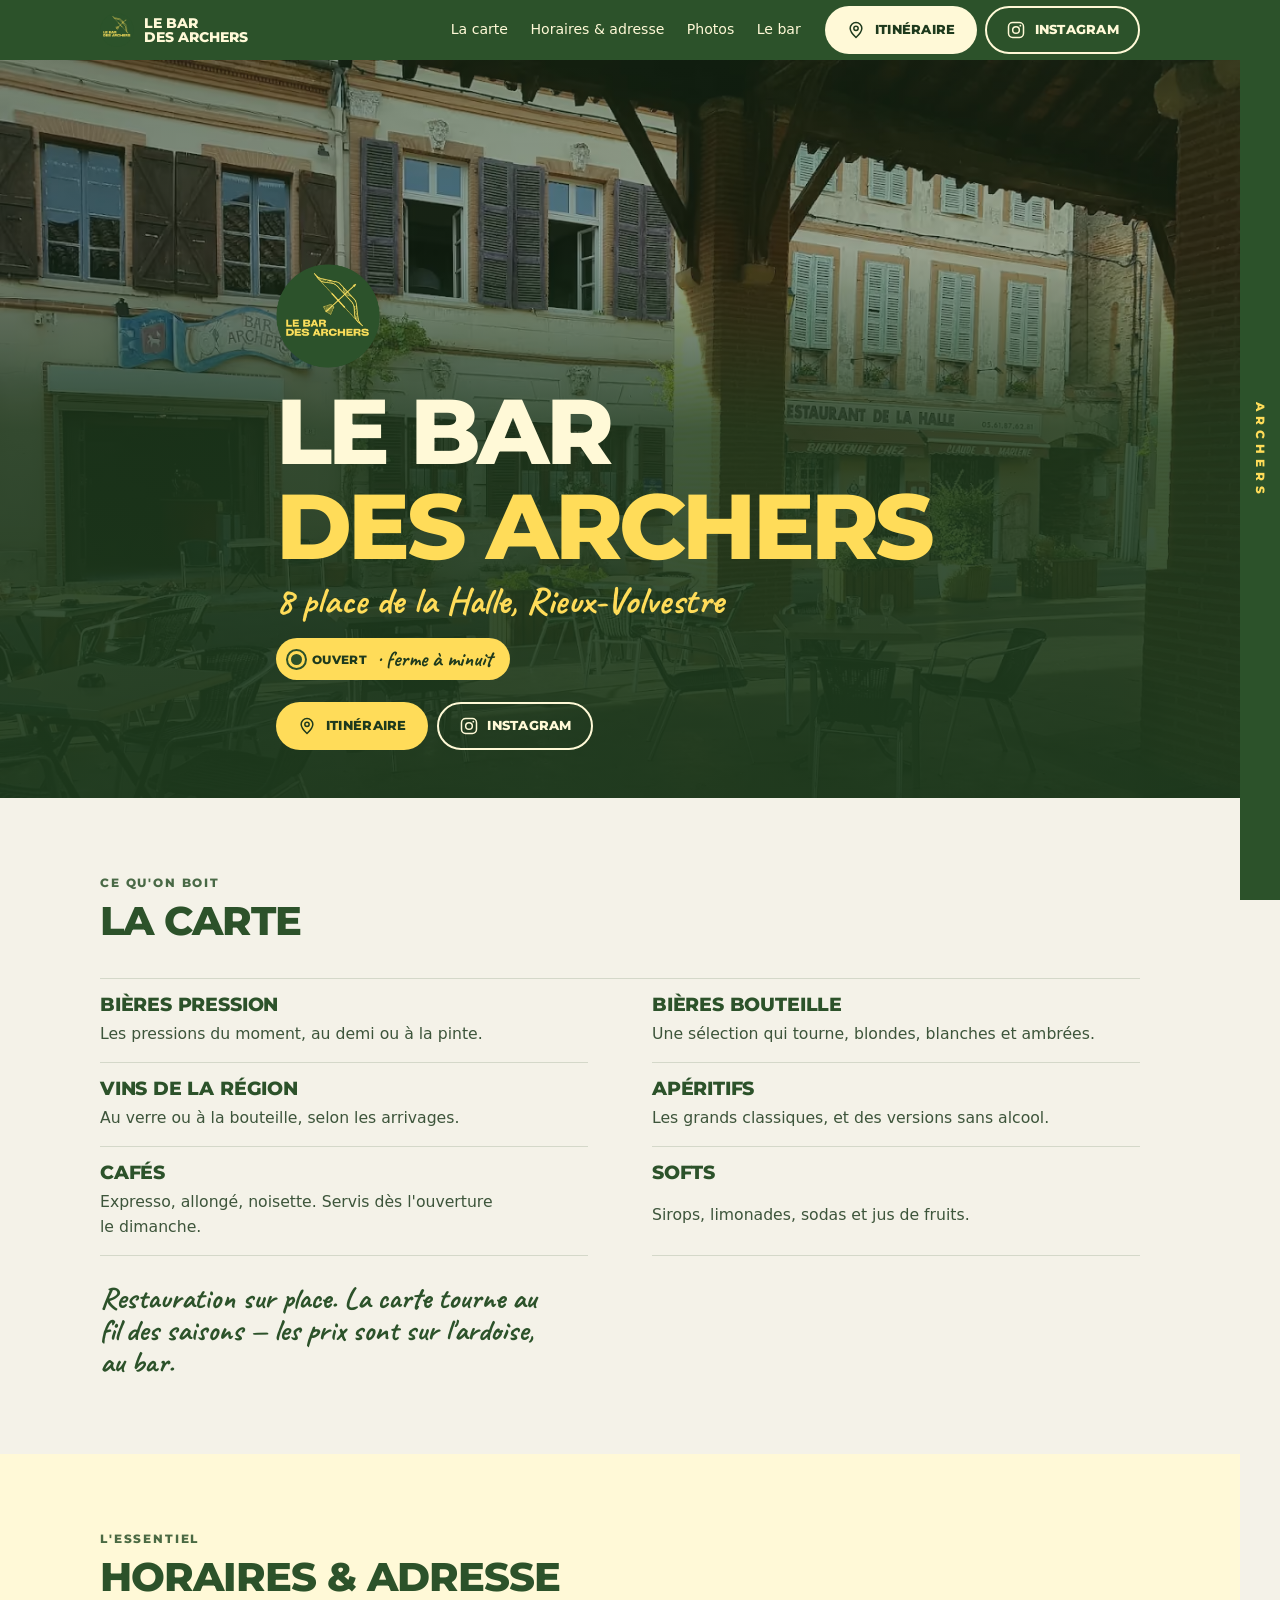
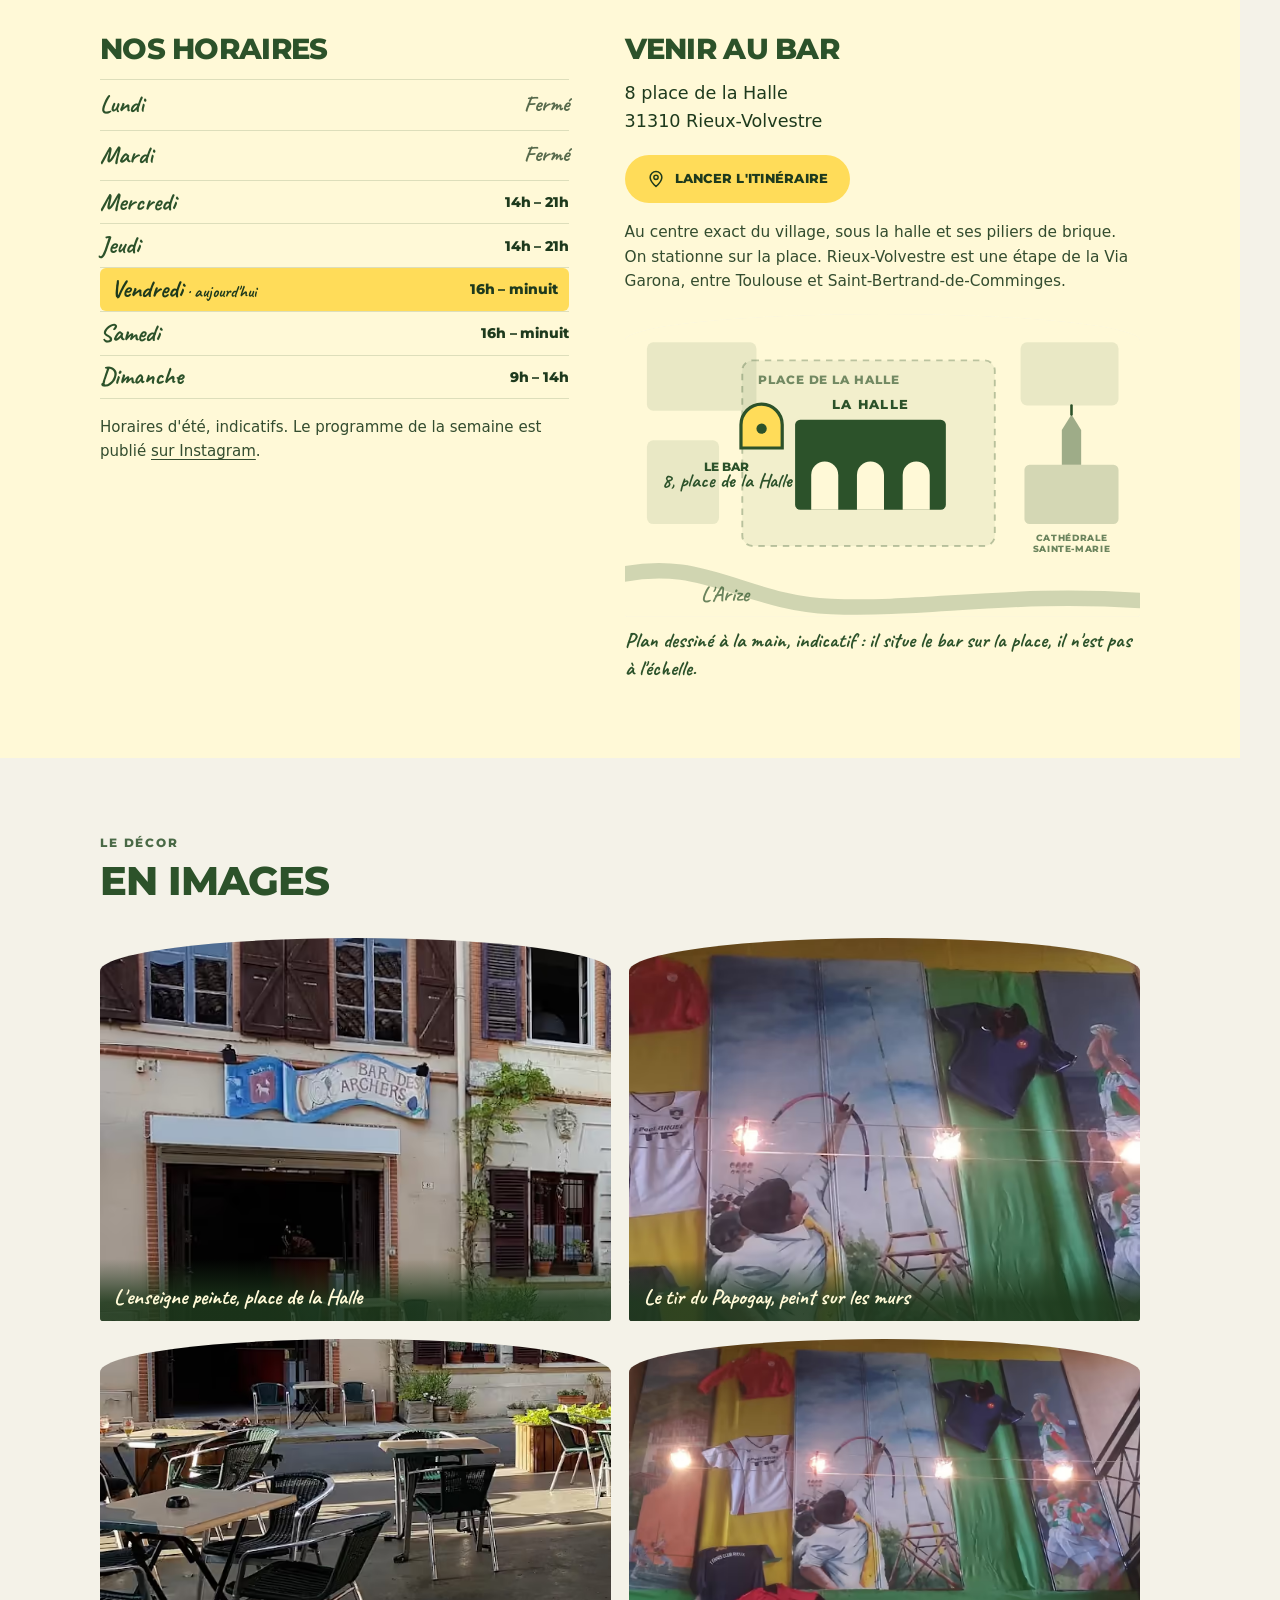
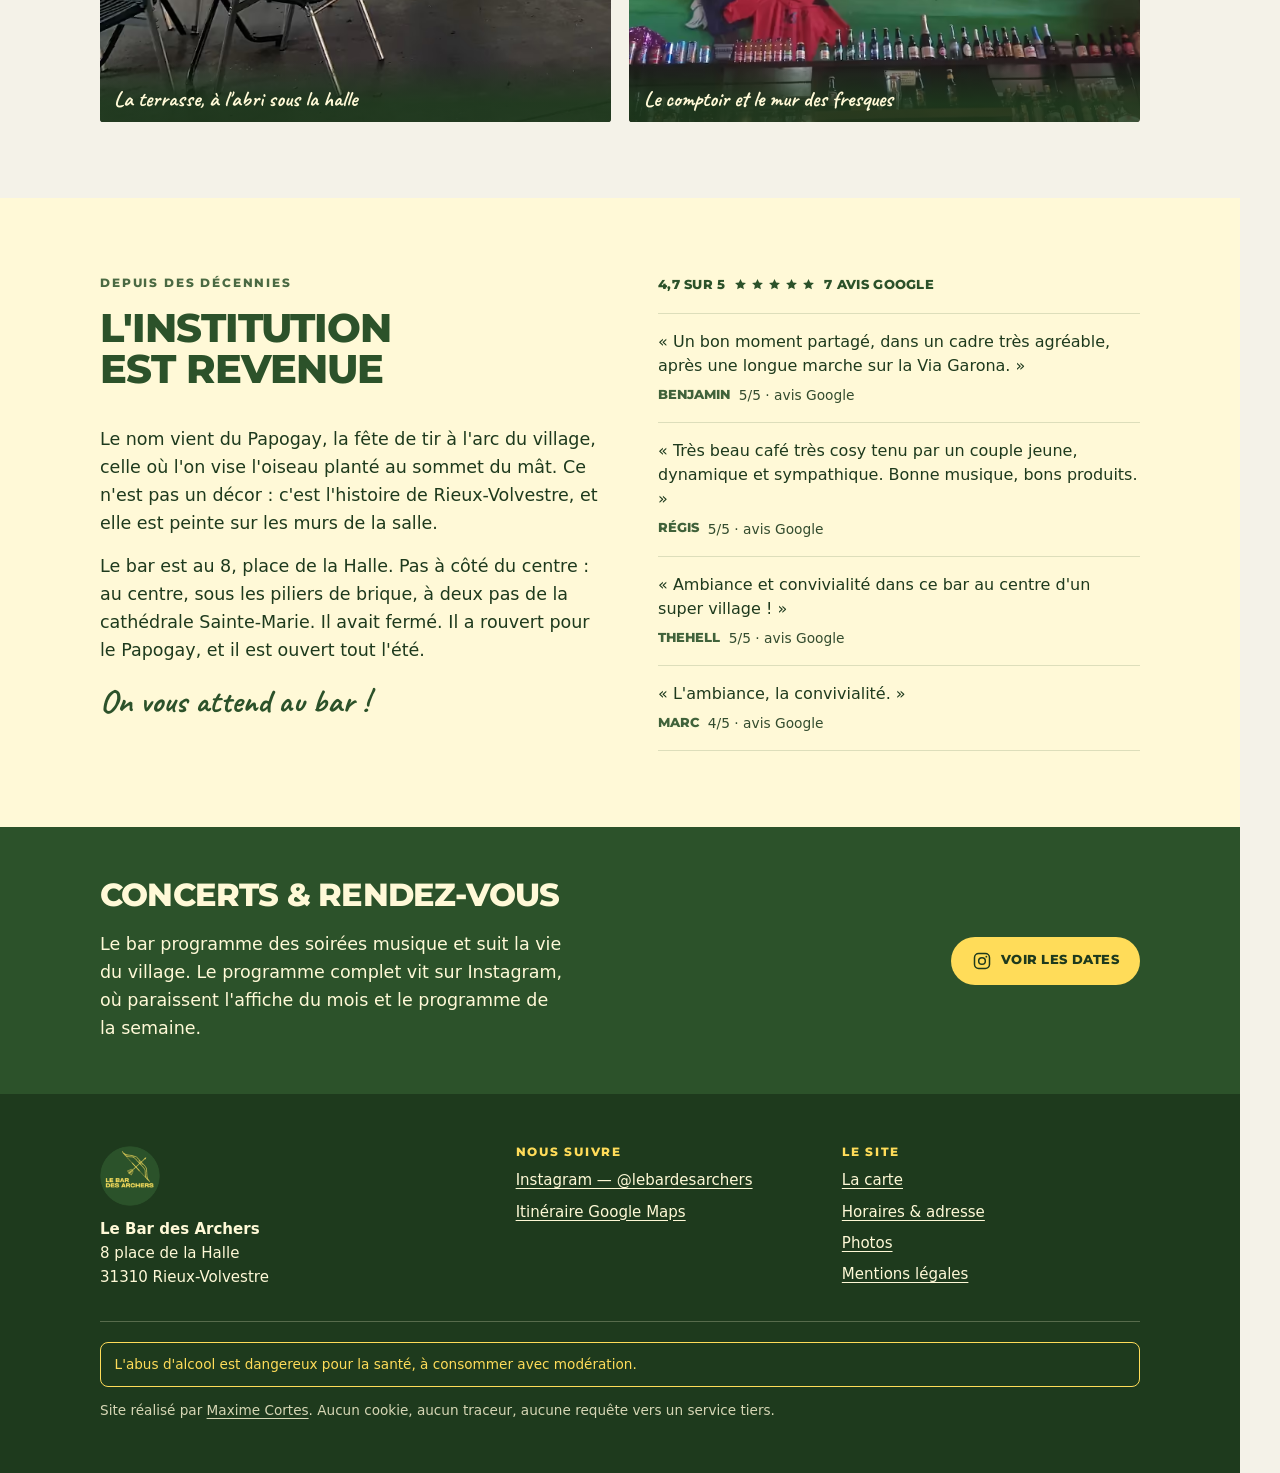
<file: index.html>
<!DOCTYPE html>
<html lang="fr">
<head>
<meta charset="utf-8">
<meta name="viewport" content="width=device-width, initial-scale=1, viewport-fit=cover">
<title>Le Bar des Archers — bar de village à Rieux-Volvestre (31)</title>
<meta name="description" content="Le Bar des Archers, 8 place de la Halle à Rieux-Volvestre : horaires d'été, la carte, restauration sur place, la terrasse sous la halle et l'itinéraire.">
<link rel="canonical" href="https://mxcrts.github.io/BarArcher/">
<meta name="theme-color" content="#2C522A">
<meta name="robots" content="index, follow">

<meta property="og:type" content="business.business">
<meta property="og:locale" content="fr_FR">
<meta property="og:site_name" content="Le Bar des Archers">
<meta property="og:title" content="Le Bar des Archers — bar de village à Rieux-Volvestre">
<meta property="og:description" content="Sur la place de la Halle, au centre du village. Horaires, carte, restauration sur place, terrasse sous la halle.">
<meta property="og:url" content="https://mxcrts.github.io/BarArcher/">
<meta property="og:image" content="https://mxcrts.github.io/BarArcher/assets/photos/hero-terrasse-halle-1360.jpg">
<meta property="og:image:width" content="1360">
<meta property="og:image:height" content="1020">
<meta property="og:image:alt" content="La terrasse du Bar des Archers sous la halle de Rieux-Volvestre.">
<meta name="twitter:card" content="summary_large_image">

<link rel="icon" href="assets/icons/icon-32.png" sizes="32x32" type="image/png">
<link rel="apple-touch-icon" href="assets/icons/icon-180.png">
<link rel="manifest" href="site.webmanifest">

<link rel="preload" href="assets/fonts/montserrat-800-latin.woff2" as="font" type="font/woff2" crossorigin>
<link rel="preload" as="image" type="image/avif" fetchpriority="high"
      imagesrcset="assets/photos/hero-terrasse-halle-640.avif 640w, assets/photos/hero-terrasse-halle-960.avif 960w, assets/photos/hero-terrasse-halle-1360.avif 1360w"
      imagesizes="(min-width: 62em) calc(100vw - 2.5rem), 100vw">

<!-- CSS critique du hero, inliné : premier rendu sans attendre la feuille externe -->
<style>
:root{--vert:#2c522a;--encre:#1e3a1d;--jaune:#ffdc59;--creme:#fff9d7;--papier:#f4f2e8;--display:"Montserrat","Segoe UI",system-ui,sans-serif;--accent:"Caveat","Segoe UI",system-ui,sans-serif;--gouttiere:clamp(1.15rem,.55rem + 2.8vw,2.5rem);--large:70rem;--bande-l:0px;--barre-h:0px}
*,*::before,*::after{box-sizing:border-box}
body{margin:0;padding-right:var(--bande-l);background:var(--papier);color:var(--encre);font-family:system-ui,-apple-system,"Segoe UI",Roboto,"Helvetica Neue",Arial,sans-serif;font-size:clamp(1rem,.95rem + .24vw,1.0938rem);line-height:1.6}
img,svg,picture{display:block;max-width:100%}img{height:auto}
h1{font-family:var(--display);font-weight:800;text-transform:uppercase;letter-spacing:-.04em;line-height:1.03;margin:0}
.enveloppe{width:100%;max-width:var(--large);margin-inline:auto;padding-inline:var(--gouttiere)}
.hero{position:relative;min-height:82dvh;display:grid;align-items:end;isolation:isolate;background:var(--encre);color:var(--creme);padding-top:max(2rem,env(safe-area-inset-top,0px));padding-bottom:calc(3rem + var(--barre-h));overflow:hidden}
.hero__fond{position:absolute;inset:0;z-index:-2}
.hero__fond img{width:100%;height:100%;object-fit:cover;object-position:50% 40%}
.hero__voile{position:absolute;inset:0;z-index:-1;background:linear-gradient(180deg,rgb(30 58 29/.5) 0%,rgb(30 58 29/.42) 26%,rgb(30 58 29/.84) 50%,rgb(30 58 29/.94) 100%)}
.hero__contenu{display:grid;justify-items:start;gap:1rem}
.hero__logo{width:clamp(76px,17vw,104px);height:clamp(76px,17vw,104px);border-radius:50%}
.hero h1{font-size:clamp(2.4rem,1rem + 9.2vw,5.75rem)}
.hero h1 .lig{display:block}.hero h1 .lig--jaune{color:var(--jaune)}
.hero__signature{font-family:var(--accent);font-size:clamp(1.4rem,1.05rem + 1.9vw,2rem);line-height:1.15;color:var(--jaune);margin:-.4rem 0 .15rem}
.hero__actions{display:flex;flex-wrap:wrap;gap:.6rem;margin-top:.35rem}
.badge{display:inline-flex;align-items:center;gap:.6rem;padding:.6rem 1.15rem .6rem .95rem;border-radius:999px;background:var(--creme);color:var(--encre);font-size:.98rem;line-height:1.25;max-width:100%;text-decoration:none}
.badge__point{width:11px;height:11px;border-radius:50%;background:var(--encre);flex:0 0 auto;position:relative}
.badge__etat{font-family:var(--display);text-transform:uppercase;font-size:.78rem;letter-spacing:.03em}
.badge__detail{font-family:var(--accent);font-size:1.15rem}.badge__detail::before{content:"· "}
.bouton{display:inline-flex;align-items:center;justify-content:center;gap:.55rem;min-height:48px;padding:.7rem 1.2rem;border:2px solid transparent;border-radius:999px;background:var(--jaune);color:var(--encre);font-family:var(--display);font-size:.8rem;letter-spacing:.02em;text-transform:uppercase;text-decoration:none}
.bouton--fantome{background:transparent;border-color:currentColor;color:inherit}
.ico{width:20px;height:20px;flex:0 0 auto}
@media (min-width:62em){:root{--bande-l:2.5rem}}
@media (max-width:61.99em){:root{--barre-h:4.5rem}}
</style>
<link rel="stylesheet" href="assets/css/style.css">
<script>document.documentElement.className += " js";</script>
</head>

<body>
<a class="evitement" href="#contenu">Aller au contenu</a>

<!-- Icônes dessinées à la main, réutilisées via <use>. Aucune bibliothèque. -->
<svg class="sprite" aria-hidden="true" xmlns="http://www.w3.org/2000/svg"><defs>
<symbol id="i-etoile" viewBox="0 0 24 24" fill="currentColor"><path d="m12 3 2.6 5.6 6.1.8-4.5 4.2 1.2 6L12 16.7 6.6 19.6l1.2-6L3.3 9.4l6.1-.8Z"/></symbol>
<symbol id="i-pin" viewBox="0 0 24 24" fill="none" stroke="currentColor" stroke-width="1.8" stroke-linecap="round" stroke-linejoin="round"><path d="M12 21s7-6.2 7-11a7 7 0 1 0-14 0c0 4.8 7 11 7 11Z"/><circle cx="12" cy="10" r="2.6"/></symbol>
<symbol id="i-insta" viewBox="0 0 24 24" fill="none" stroke="currentColor" stroke-width="1.8" stroke-linecap="round" stroke-linejoin="round"><rect x="3" y="3" width="18" height="18" rx="5"/><circle cx="12" cy="12" r="4"/><circle cx="17.2" cy="6.8" r="1.1" fill="currentColor" stroke="none"/></symbol>
<symbol id="i-croix" viewBox="0 0 24 24" fill="none" stroke="currentColor" stroke-width="2" stroke-linecap="round"><path d="m6 6 12 12M18 6 6 18"/></symbol>
<symbol id="i-gauche" viewBox="0 0 24 24" fill="none" stroke="currentColor" stroke-width="2" stroke-linecap="round" stroke-linejoin="round"><path d="m14 5-7 7 7 7"/></symbol>
<symbol id="i-droite" viewBox="0 0 24 24" fill="none" stroke="currentColor" stroke-width="2" stroke-linecap="round" stroke-linejoin="round"><path d="m10 5 7 7-7 7"/></symbol>
</defs></svg>

<div class="bande" aria-hidden="true">Archers</div>

<header class="entete">
  <div class="enveloppe entete__interieur">
    <a class="entete__marque" href="#hero">
      <img src="assets/photos/logo-rond-180.png" width="180" height="180" alt="" loading="lazy" decoding="async">
      <span>Le Bar<br>des Archers</span>
    </a>
    <nav class="entete__nav" aria-label="Sections du site">
      <a href="#carte">La carte</a>
      <a href="#essentiel">Horaires &amp; adresse</a>
      <a href="#photos">Photos</a>
      <a href="#bar">Le bar</a>
    </nav>
    <div class="entete__actions">
      <a class="bouton bouton--clair" href="https://www.google.com/maps/dir/?api=1&amp;destination=8%20place%20de%20la%20Halle%2C%2031310%20Rieux-Volvestre" target="_blank" rel="noopener">
        <svg class="ico" aria-hidden="true"><use href="#i-pin"/></svg> Itinéraire
      </a>
      <a class="bouton bouton--fantome" href="https://www.instagram.com/lebardesarchers/" target="_blank" rel="noopener">
        <svg class="ico" aria-hidden="true"><use href="#i-insta"/></svg> Instagram
      </a>
    </div>
  </div>
</header>

<main id="contenu">

  <!-- ═══ 1. HERO ═══ -->
  <section class="hero" id="hero">
    <div class="hero__fond">
      <picture>
        <source type="image/avif" sizes="(min-width: 62em) calc(100vw - 2.5rem), 100vw" srcset="assets/photos/hero-terrasse-halle-640.avif 640w, assets/photos/hero-terrasse-halle-960.avif 960w, assets/photos/hero-terrasse-halle-1360.avif 1360w">
        <source type="image/webp" sizes="(min-width: 62em) calc(100vw - 2.5rem), 100vw" srcset="assets/photos/hero-terrasse-halle-640.webp 640w, assets/photos/hero-terrasse-halle-960.webp 960w, assets/photos/hero-terrasse-halle-1360.webp 1360w">
        <img src="assets/photos/hero-terrasse-halle-1360.jpg" width="1360" height="1020" fetchpriority="high" decoding="async"
             alt="La terrasse du Bar des Archers installée sous la halle de Rieux-Volvestre, tables et chaises face à la façade en brique du bar, en fin d'après-midi.">
      </picture>
    </div>
    <div class="hero__voile"></div>

    <div class="enveloppe hero__contenu">
      <img class="hero__logo" src="assets/photos/logo-rond-360.png" width="360" height="360" fetchpriority="high" decoding="async"
           alt="Logo du Bar des Archers : un arc et une flèche jaunes sur un rond vert.">
      <h1><span class="lig">Le Bar</span> <span class="lig lig--jaune">des Archers</span></h1>
      <p class="hero__signature">8 place de la Halle, Rieux-Volvestre</p>

      <a class="badge" id="badge" href="#essentiel">
        <span class="badge__point" aria-hidden="true"></span>
        <span class="badge__etat">Horaires</span>
        <span class="badge__detail">voir le tableau</span>
      </a>

      <div class="hero__actions">
        <a class="bouton" href="https://www.google.com/maps/dir/?api=1&amp;destination=8%20place%20de%20la%20Halle%2C%2031310%20Rieux-Volvestre" target="_blank" rel="noopener">
          <svg class="ico" aria-hidden="true"><use href="#i-pin"/></svg> Itinéraire
        </a>
        <a class="bouton bouton--fantome" href="https://www.instagram.com/lebardesarchers/" target="_blank" rel="noopener">
          <svg class="ico" aria-hidden="true"><use href="#i-insta"/></svg> Instagram
        </a>
      </div>
    </div>
  </section>

  <!-- ═══ 2. LA CARTE — en premier : c'est ce que les gens consultent avant de venir ═══ -->
  <section class="bloc" id="carte" aria-labelledby="t-carte">
    <div class="enveloppe">
      <p class="surtitre">Ce qu'on boit</p>
      <h2 class="titre" id="t-carte">La carte</h2>

      <!-- Ajouter un prix = remplir le <span class="carte__prix"> de la ligne.
           Vide, il ne s'affiche pas. Rien d'autre à toucher. -->
      <div class="carte reveler">
        <div class="carte__ligne">
          <h3 class="carte__nom">Bières pression</h3>
          <span class="carte__prix"></span>
          <p class="carte__detail">Les pressions du moment, au demi ou à la pinte.</p>
        </div>
        <div class="carte__ligne">
          <h3 class="carte__nom">Bières bouteille</h3>
          <span class="carte__prix"></span>
          <p class="carte__detail">Une sélection qui tourne, blondes, blanches et ambrées.</p>
        </div>
        <div class="carte__ligne">
          <h3 class="carte__nom">Vins de la région</h3>
          <span class="carte__prix"></span>
          <p class="carte__detail">Au verre ou à la bouteille, selon les arrivages.</p>
        </div>
        <div class="carte__ligne">
          <h3 class="carte__nom">Apéritifs</h3>
          <span class="carte__prix"></span>
          <p class="carte__detail">Les grands classiques, et des versions sans alcool.</p>
        </div>
        <div class="carte__ligne">
          <h3 class="carte__nom">Cafés</h3>
          <span class="carte__prix"></span>
          <p class="carte__detail">Expresso, allongé, noisette. Servis dès l'ouverture le dimanche.</p>
        </div>
        <div class="carte__ligne">
          <h3 class="carte__nom">Softs</h3>
          <span class="carte__prix"></span>
          <p class="carte__detail">Sirops, limonades, sodas et jus de fruits.</p>
        </div>
      </div>

      <div class="ardoise__pied">
        <!-- « Restauration sur place » est annoncé sur l'affiche du mois du bar.
             Ce que ça couvre exactement n'est pas connu : la phrase ne s'engage
             donc sur aucun plat (voir TODO-CLIENT.md). -->
        <p class="ardoise__note"><strong>Restauration sur place.</strong> La carte tourne au fil des
        saisons — les prix sont sur l'ardoise, au bar.</p>
      </div>
    </div>
  </section>

  <!-- ═══ 3. L'ESSENTIEL — horaires et adresse sur un seul écran ═══ -->
  <section class="bloc bloc--creme" id="essentiel" aria-labelledby="t-essentiel">
    <div class="enveloppe">
      <p class="surtitre">L'essentiel</p>
      <h2 class="titre" id="t-essentiel">Horaires &amp; adresse</h2>

      <div class="essentiel">
        <div class="reveler">
          <h3>Nos horaires</h3>
          <!-- ══════════════════════════════════════════════════════════════
               MIROIR HORAIRES (1/2) — doit refléter data/horaires.json.
               JavaScript réécrit ce tableau depuis le JSON dès qu'il est
               lisible ; ce contenu statique est le repli sans JavaScript.
               ══════════════════════════════════════════════════════════════ -->
          <table class="tableau">
            <tbody>
              <tr data-iso="1" data-creneaux=""><th scope="row">Lundi</th><td class="ferme">Fermé</td></tr>
              <tr data-iso="2" data-creneaux=""><th scope="row">Mardi</th><td class="ferme">Fermé</td></tr>
              <tr data-iso="3" data-creneaux="14:00-21:00"><th scope="row">Mercredi</th><td>14h – 21h</td></tr>
              <tr data-iso="4" data-creneaux="14:00-21:00"><th scope="row">Jeudi</th><td>14h – 21h</td></tr>
              <tr data-iso="5" data-creneaux="16:00-00:00"><th scope="row">Vendredi</th><td>16h – minuit</td></tr>
              <tr data-iso="6" data-creneaux="16:00-00:00"><th scope="row">Samedi</th><td>16h – minuit</td></tr>
              <tr data-iso="7" data-creneaux="09:00-14:00"><th scope="row">Dimanche</th><td>9h – 14h</td></tr>
            </tbody>
          </table>
          <p class="mention">Horaires d'été, indicatifs. Le programme de la semaine est publié
          <a href="https://www.instagram.com/lebardesarchers/" target="_blank" rel="noopener">sur Instagram</a>.</p>
        </div>

        <div class="venir reveler">
          <h3>Venir au bar</h3>
          <address>
            8 place de la Halle<br>
            31310 Rieux-Volvestre
          </address>
          <a class="bouton" href="https://www.google.com/maps/dir/?api=1&amp;destination=8%20place%20de%20la%20Halle%2C%2031310%20Rieux-Volvestre" target="_blank" rel="noopener">
            <svg class="ico" aria-hidden="true"><use href="#i-pin"/></svg> Lancer l'itinéraire
          </a>
          <p class="venir__reperes">Au centre exact du village, sous la halle et ses piliers de brique.
          On stationne sur la place. Rieux-Volvestre est une étape de la Via Garona,
          entre Toulouse et Saint-Bertrand-de-Comminges.</p>

          <figure class="plan">
            <a class="plan__lien" href="https://www.google.com/maps/dir/?api=1&amp;destination=8%20place%20de%20la%20Halle%2C%2031310%20Rieux-Volvestre" target="_blank" rel="noopener"
               aria-label="Ouvrir l'itinéraire vers le Bar des Archers, 8 place de la Halle à Rieux-Volvestre, dans Google Maps (nouvel onglet)">
              <svg viewBox="0 0 800 470" aria-hidden="true" xmlns="http://www.w3.org/2000/svg">
                <rect width="800" height="470" fill="#fff9d7"/>
                <path d="M-20 408C120 372 180 448 320 454c150 6 280-24 500-8" fill="none" stroke="#2c522a" stroke-opacity=".22" stroke-width="24" stroke-linecap="round"/>
                <text x="118" y="446" font-family="Caveat, cursive" font-size="28" fill="#2c522a" fill-opacity=".7">L'Arize</text>
                <g fill="#2c522a" fill-opacity=".1">
                  <rect x="34" y="44" width="170" height="106" rx="10"/>
                  <rect x="34" y="196" width="112" height="130" rx="10"/>
                  <rect x="614" y="44" width="152" height="98" rx="10"/>
                </g>
                <rect x="182" y="72" width="392" height="288" rx="16" fill="#2c522a" fill-opacity=".06" stroke="#2c522a" stroke-opacity=".3" stroke-width="3" stroke-dasharray="10 9"/>
                <text x="206" y="108" font-family="Montserrat, sans-serif" font-weight="800" font-size="18" letter-spacing="1.5" fill="#2c522a" fill-opacity=".65">PLACE DE LA HALLE</text>
                <rect x="264" y="164" width="234" height="140" rx="8" fill="#2c522a"/>
                <g fill="#fff9d7">
                  <path d="M289 304v-54a21 21 0 0 1 42 0v54Z"/>
                  <path d="M360 304v-54a21 21 0 0 1 42 0v54Z"/>
                  <path d="M431 304v-54a21 21 0 0 1 42 0v54Z"/>
                </g>
                <text x="381" y="148" text-anchor="middle" font-family="Montserrat, sans-serif" font-weight="800" font-size="20" letter-spacing="2" fill="#2c522a">LA HALLE</text>
                <path d="M180 208v-36a32 32 0 0 1 64 0v36Z" fill="#ffdc59" stroke="#2c522a" stroke-width="5"/>
                <circle cx="212" cy="178" r="8" fill="#2c522a"/>
                <text x="158" y="244" text-anchor="middle" font-family="Montserrat, sans-serif" font-weight="800" font-size="18" fill="#2c522a">LE BAR</text>
                <text x="158" y="268" text-anchor="middle" font-family="Caveat, cursive" font-size="26" fill="#2c522a">8, place de la Halle</text>
                <rect x="620" y="234" width="146" height="92" rx="8" fill="#2c522a" fill-opacity=".2"/>
                <path d="M678 234v-54l15-24 15 24v54Z" fill="#2c522a" fill-opacity=".46"/>
                <path d="M693 156v-14" stroke="#2c522a" stroke-width="4" stroke-linecap="round"/>
                <text x="693" y="352" text-anchor="middle" font-family="Montserrat, sans-serif" font-weight="800" font-size="14" letter-spacing="1" fill="#2c522a" fill-opacity=".7">CATHÉDRALE</text>
                <text x="693" y="370" text-anchor="middle" font-family="Montserrat, sans-serif" font-weight="800" font-size="14" letter-spacing="1" fill="#2c522a" fill-opacity=".7">SAINTE-MARIE</text>
              </svg>
            </a>
            <figcaption>Plan dessiné à la main, indicatif : il situe le bar sur la place, il n'est pas à l'échelle.</figcaption>
          </figure>
        </div>
      </div>
    </div>
  </section>

  <!-- ═══ 4. PHOTOS ═══ -->
  <section class="bloc" id="photos" aria-labelledby="t-photos">
    <div class="enveloppe">
      <p class="surtitre">Le décor</p>
      <h2 class="titre" id="t-photos">En images</h2>

      <ul class="galerie reveler">
        <li>
          <button type="button" class="galerie__bouton"
                  data-grand="assets/photos/galerie-facade-enseigne-530.webp" data-w="530" data-h="398"
                  data-legende="L'enseigne peinte, 8 place de la Halle"
                  data-alt="La façade du Bar des Archers au 8 place de la Halle : son enseigne peinte à la main et la porte grande ouverte sur la salle.">
            <picture>
              <source type="image/avif" sizes="(min-width: 40em) 32rem, 92vw" srcset="assets/photos/galerie-facade-enseigne-400.avif 400w, assets/photos/galerie-facade-enseigne-530.avif 530w">
              <source type="image/webp" sizes="(min-width: 40em) 32rem, 92vw" srcset="assets/photos/galerie-facade-enseigne-400.webp 400w, assets/photos/galerie-facade-enseigne-530.webp 530w">
              <img src="assets/photos/galerie-facade-enseigne-530.jpg" width="530" height="398" loading="lazy" decoding="async"
                   alt="La façade du Bar des Archers au 8 place de la Halle : son enseigne peinte à la main et la porte grande ouverte sur la salle.">
            </picture>
            <span class="galerie__legende">L'enseigne peinte, place de la Halle</span>
          </button>
        </li>
        <li>
          <button type="button" class="galerie__bouton"
                  data-grand="assets/photos/galerie-fresque-papogay-640.webp" data-w="640" data-h="480"
                  data-legende="Le tir du Papogay, peint sur les murs de la salle"
                  data-alt="Fresque peinte à l'intérieur du bar : un archer bande son arc vers l'oiseau planté au sommet du mât, le tir du Papogay.">
            <picture>
              <source type="image/avif" sizes="(min-width: 40em) 32rem, 92vw" srcset="assets/photos/galerie-fresque-papogay-400.avif 400w, assets/photos/galerie-fresque-papogay-640.avif 640w">
              <source type="image/webp" sizes="(min-width: 40em) 32rem, 92vw" srcset="assets/photos/galerie-fresque-papogay-400.webp 400w, assets/photos/galerie-fresque-papogay-640.webp 640w">
              <img src="assets/photos/galerie-fresque-papogay-640.jpg" width="640" height="480" loading="lazy" decoding="async"
                   alt="Fresque peinte à l'intérieur du bar : un archer bande son arc vers l'oiseau planté au sommet du mât, le tir du Papogay.">
            </picture>
            <span class="galerie__legende">Le tir du Papogay, peint sur les murs</span>
          </button>
        </li>
        <li>
          <button type="button" class="galerie__bouton"
                  data-grand="assets/photos/galerie-terrasse-tables-660.webp" data-w="660" data-h="495"
                  data-legende="La terrasse, à l'abri sous la halle"
                  data-alt="Tables et chaises de la terrasse du bar, installées sur le sol de béton sous les arcades de la halle.">
            <picture>
              <source type="image/avif" sizes="(min-width: 40em) 32rem, 92vw" srcset="assets/photos/galerie-terrasse-tables-400.avif 400w, assets/photos/galerie-terrasse-tables-660.avif 660w">
              <source type="image/webp" sizes="(min-width: 40em) 32rem, 92vw" srcset="assets/photos/galerie-terrasse-tables-400.webp 400w, assets/photos/galerie-terrasse-tables-660.webp 660w">
              <img src="assets/photos/galerie-terrasse-tables-660.jpg" width="660" height="495" loading="lazy" decoding="async"
                   alt="Tables et chaises de la terrasse du bar, installées sur le sol de béton sous les arcades de la halle.">
            </picture>
            <span class="galerie__legende">La terrasse, à l'abri sous la halle</span>
          </button>
        </li>
        <li>
          <button type="button" class="galerie__bouton"
                  data-grand="assets/photos/galerie-interieur-fresques-900.webp" data-w="900" data-h="506"
                  data-legende="Le comptoir et le mur des fresques"
                  data-alt="L'intérieur du bar : le comptoir et, au-dessus, le mur de fresques et de maillots consacré aux sports du village, tir à l'arc et rugby.">
            <picture>
              <source type="image/avif" sizes="(min-width: 40em) 32rem, 92vw" srcset="assets/photos/galerie-interieur-fresques-480.avif 480w, assets/photos/galerie-interieur-fresques-900.avif 900w">
              <source type="image/webp" sizes="(min-width: 40em) 32rem, 92vw" srcset="assets/photos/galerie-interieur-fresques-480.webp 480w, assets/photos/galerie-interieur-fresques-900.webp 900w">
              <img src="assets/photos/galerie-interieur-fresques-900.jpg" width="900" height="506" loading="lazy" decoding="async"
                   alt="L'intérieur du bar : le comptoir et, au-dessus, le mur de fresques et de maillots consacré aux sports du village, tir à l'arc et rugby.">
            </picture>
            <span class="galerie__legende">Le comptoir et le mur des fresques</span>
          </button>
        </li>
      </ul>
    </div>
  </section>

  <!-- ═══ 5. LE BAR + LES AVIS ═══ -->
  <section class="bloc bloc--creme" id="bar" aria-labelledby="t-bar">
    <div class="enveloppe">
      <div class="bar">
        <div class="bar__texte reveler">
          <p class="surtitre">Depuis des décennies</p>
          <h2 class="titre" id="t-bar">L'institution est revenue</h2>
          <p>Le nom vient du Papogay, la fête de tir à l'arc du village, celle où l'on vise
          l'oiseau planté au sommet du mât. Ce n'est pas un décor : c'est l'histoire de
          Rieux-Volvestre, et elle est peinte sur les murs de la salle.</p>
          <p>Le bar est au 8, place de la Halle. Pas à côté du centre : au centre, sous les
          piliers de brique, à deux pas de la cathédrale Sainte-Marie. Il avait fermé.
          Il a rouvert pour le Papogay, et il est ouvert tout l'été.</p>
          <p class="bar__aparte">On vous attend au bar !</p>
        </div>

        <div class="reveler">
          <p class="avis__note">
            4,7 sur 5
            <span class="etoiles" role="img" aria-label="Note moyenne de 4,7 sur 5">
              <svg class="ico" aria-hidden="true"><use href="#i-etoile"/></svg><svg class="ico" aria-hidden="true"><use href="#i-etoile"/></svg><svg class="ico" aria-hidden="true"><use href="#i-etoile"/></svg><svg class="ico" aria-hidden="true"><use href="#i-etoile"/></svg><svg class="ico" aria-hidden="true"><use href="#i-etoile"/></svg>
            </span>
            <span>7 avis Google</span>
          </p>
          <ul class="avis">
            <li><figure>
              <blockquote>« Un bon moment partagé, dans un cadre très agréable, après une longue marche sur la Via Garona. »</blockquote>
              <figcaption><b>Benjamin</b> <span>5/5 · avis Google</span></figcaption>
            </figure></li>
            <li><figure>
              <blockquote>« Très beau café très cosy tenu par un couple jeune, dynamique et sympathique. Bonne musique, bons produits. »</blockquote>
              <figcaption><b>Régis</b> <span>5/5 · avis Google</span></figcaption>
            </figure></li>
            <li><figure>
              <blockquote>« Ambiance et convivialité dans ce bar au centre d'un super village ! »</blockquote>
              <figcaption><b>TheHell</b> <span>5/5 · avis Google</span></figcaption>
            </figure></li>
            <li><figure>
              <blockquote>« L'ambiance, la convivialité. »</blockquote>
              <figcaption><b>Marc</b> <span>4/5 · avis Google</span></figcaption>
            </figure></li>
          </ul>
        </div>
      </div>
    </div>
  </section>

  <!-- ═══ 6. RENDEZ-VOUS — une bande, une phrase, un bouton ═══ -->
  <section class="rdv bloc--vert sur-vert" id="rendez-vous" aria-labelledby="t-rdv">
    <div class="enveloppe rdv__interieur">
      <h2 id="t-rdv">Concerts &amp; rendez-vous</h2>
      <!-- Cette phrase doit rester vraie même quand le bloc « Prochaines dates »
           ci-dessous est vide : elle ne s'y réfère donc pas. -->
      <p>Le bar programme des soirées musique et suit la vie du village. Le programme
      complet vit sur Instagram, où paraissent l'affiche du mois et le programme de
      la semaine.</p>
      <a class="bouton" href="https://www.instagram.com/lebardesarchers/" target="_blank" rel="noopener">
        <svg class="ico" aria-hidden="true"><use href="#i-insta"/></svg> Voir les dates
      </a>
    </div>

    <!-- ══════════════════════════════════════════════════════════════════
         PROCHAINES DATES — relevées sur l'affiche du mois affichée au bar.
         Chaque ligne porte data-fin="AAAA-MM-JJ" : le jour d'après, le script
         la retire, et la liste entière disparaît dès qu'elle est vide. Sans
         JavaScript, rien ne s'affiche du tout : le site ne peut donc jamais
         montrer une date périmée, même si personne ne vient l'effacer.
         Ajouter une date = copier une ligne. Rien d'autre à toucher.
         ══════════════════════════════════════════════════════════════════ -->
    <div class="enveloppe agenda" id="agenda">
      <p class="surtitre">Prochaines dates</p>
      <ul>
        <li data-fin="2026-08-21"><b>Vendredi 21 août</b> <span>Beer Pong Night</span></li>
        <li data-fin="2026-08-22"><b>Samedi 22 août</b> <span>Café Color — soul / funk</span></li>
      </ul>
      <p class="mention">Le programme complet est sur
      <a href="https://www.instagram.com/lebardesarchers/" target="_blank" rel="noopener">Instagram</a>.</p>
    </div>

    <!-- ══════════════════════════════════════════════════════════════════
         EMPLACEMENT AFFICHE D'UNE SOIRÉE
         Pour annoncer une date, il suffit d'ajouter une ligne au bloc ci-dessus :
         elle s'effacera seule. Ce bloc-ci sert à montrer l'AFFICHE d'une soirée.
         Décommentez-le, remplacez le texte, et déposez l'image sous le nom
         assets/photos/affiche-evenement.png — convertie en WebP, les PNG du bar
         pèsent ~700 Ko. Attention : une affiche ne s'efface pas toute seule.
         Recommentez le bloc une fois la date passée.

    <div class="enveloppe" style="margin-top:2rem">
      <p class="surtitre">Prochaine date</p>
      <h3>Nom de l'événement</h3>
      <p>Samedi 00 mois — style de musique</p>
      <img src="assets/photos/affiche-evenement.png" width="1468" height="850" loading="lazy" decoding="async"
           alt="Affiche de la soirée : nom, date et style de musique.">
    </div>
         ══════════════════════════════════════════════════════════════════ -->
  </section>
</main>

<!-- ═══ PIED ═══ -->
<footer class="pied">
  <div class="enveloppe">
    <div class="pied__haut">
      <div class="pied__marque">
        <img src="assets/photos/logo-rond-180.png" width="180" height="180" loading="lazy" decoding="async" alt="Logo du Bar des Archers.">
        <address><strong>Le Bar des Archers</strong><br>8 place de la Halle<br>31310 Rieux-Volvestre</address>
      </div>
      <div>
        <h2>Nous suivre</h2>
        <ul>
          <li><a href="https://www.instagram.com/lebardesarchers/" target="_blank" rel="noopener">Instagram — @lebardesarchers</a></li>
          <li><a href="https://www.google.com/maps/dir/?api=1&amp;destination=8%20place%20de%20la%20Halle%2C%2031310%20Rieux-Volvestre" target="_blank" rel="noopener">Itinéraire Google Maps</a></li>
        </ul>
      </div>
      <div>
        <h2>Le site</h2>
        <ul>
          <li><a href="#carte">La carte</a></li>
          <li><a href="#essentiel">Horaires &amp; adresse</a></li>
          <li><a href="#photos">Photos</a></li>
          <li><a href="mentions-legales.html">Mentions légales</a></li>
        </ul>
      </div>
    </div>
    <div class="pied__bas">
      <p class="evin">L'abus d'alcool est dangereux pour la santé, à consommer avec modération.</p>
      <p class="pied__credit">Site réalisé par <a href="https://mxcrts.github.io/PortFolio/" target="_blank" rel="noopener">Maxime Cortes</a>. Aucun cookie, aucun traceur, aucune requête vers un service tiers.</p>
    </div>
  </div>
</footer>

<div class="actions" id="actions" data-cache role="group" aria-label="Actions rapides">
  <a class="bouton" href="https://www.google.com/maps/dir/?api=1&amp;destination=8%20place%20de%20la%20Halle%2C%2031310%20Rieux-Volvestre" target="_blank" rel="noopener">
    <svg class="ico" aria-hidden="true"><use href="#i-pin"/></svg> Itinéraire
  </a>
  <a class="bouton bouton--clair" href="https://www.instagram.com/lebardesarchers/" target="_blank" rel="noopener">
    <svg class="ico" aria-hidden="true"><use href="#i-insta"/></svg> Instagram
  </a>
</div>

<dialog class="lightbox" id="lightbox" aria-label="Photo en grand">
  <figure class="lightbox__cadre">
    <img id="lightbox-img" alt="" width="900" height="600">
    <button type="button" class="rond lightbox__fermer" id="lightbox-fermer" aria-label="Fermer la photo">
      <svg class="ico" aria-hidden="true"><use href="#i-croix"/></svg>
    </button>
    <figcaption id="lightbox-legende"></figcaption>
    <div class="lightbox__nav">
      <button type="button" class="rond" id="lightbox-prec" aria-label="Photo précédente">
        <svg class="ico" aria-hidden="true"><use href="#i-gauche"/></svg>
      </button>
      <span class="lightbox__compteur" id="lightbox-compteur"></span>
      <button type="button" class="rond" id="lightbox-suiv" aria-label="Photo suivante">
        <svg class="ico" aria-hidden="true"><use href="#i-droite"/></svg>
      </button>
    </div>
  </figure>
</dialog>

<!-- ══════════════════════════════════════════════════════════════════════
     MIROIR HORAIRES (2/2) — doit refléter data/horaires.json.
     C'est ce que Google lit : à mettre à jour en même temps que le JSON.
     ══════════════════════════════════════════════════════════════════════ -->
<script type="application/ld+json">
{
  "@context": "https://schema.org",
  "@type": "BarOrPub",
  "@id": "https://mxcrts.github.io/BarArcher/#bar",
  "name": "Le Bar des Archers",
  "description": "Bar de village sur la place de la Halle, au centre de Rieux-Volvestre, en Haute-Garonne.",
  "url": "https://mxcrts.github.io/BarArcher/",
  "image": "https://mxcrts.github.io/BarArcher/assets/photos/hero-terrasse-halle-1360.jpg",
  "logo": "https://mxcrts.github.io/BarArcher/assets/icons/icon-512.png",
  "address": {
    "@type": "PostalAddress",
    "streetAddress": "8 place de la Halle",
    "postalCode": "31310",
    "addressLocality": "Rieux-Volvestre",
    "addressRegion": "Occitanie",
    "addressCountry": "FR"
  },
  "geo": { "@type": "GeoCoordinates", "latitude": 43.2578, "longitude": 1.2010 },
  "hasMap": "https://www.google.com/maps/dir/?api=1&destination=8%20place%20de%20la%20Halle%2C%2031310%20Rieux-Volvestre",
  "sameAs": ["https://www.instagram.com/lebardesarchers/"],
  "openingHoursSpecification": [
    { "@type": "OpeningHoursSpecification", "dayOfWeek": ["Monday", "Tuesday"], "opens": "00:00", "closes": "00:00" },
    { "@type": "OpeningHoursSpecification", "dayOfWeek": ["Wednesday", "Thursday"], "opens": "14:00", "closes": "21:00" },
    { "@type": "OpeningHoursSpecification", "dayOfWeek": ["Friday", "Saturday"], "opens": "16:00", "closes": "23:59" },
    { "@type": "OpeningHoursSpecification", "dayOfWeek": "Sunday", "opens": "09:00", "closes": "14:00" }
  ],
  "aggregateRating": {
    "@type": "AggregateRating",
    "ratingValue": "4.7",
    "reviewCount": "7",
    "bestRating": "5",
    "worstRating": "1"
  },
  "areaServed": [
    { "@type": "City", "name": "Rieux-Volvestre" },
    { "@type": "City", "name": "Carbonne" },
    { "@type": "City", "name": "Cazères" },
    { "@type": "City", "name": "Montesquieu-Volvestre" },
    { "@type": "City", "name": "Martres-Tolosane" },
    { "@type": "City", "name": "Le Fousseret" },
    { "@type": "City", "name": "Noé" }
  ]
}
</script>

<script src="assets/js/app.js" defer></script>
</body>
</html>
</file>
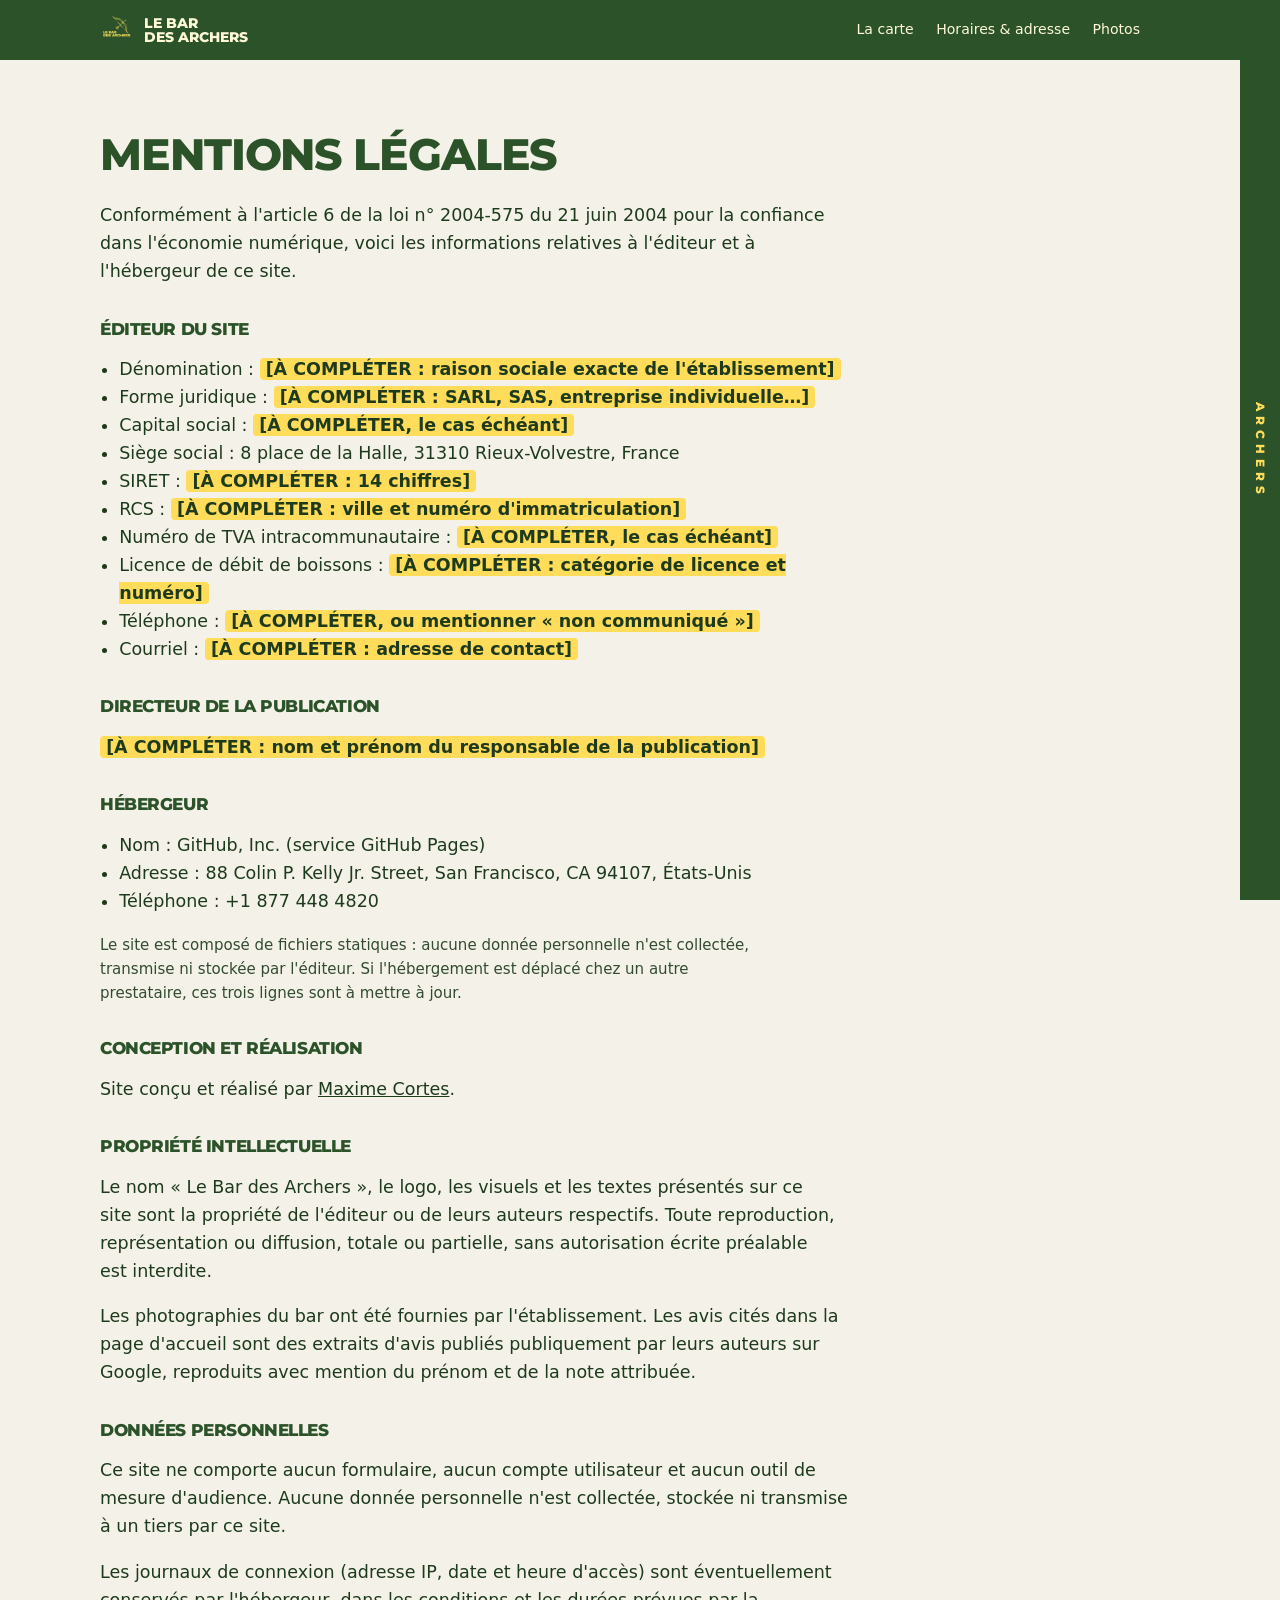
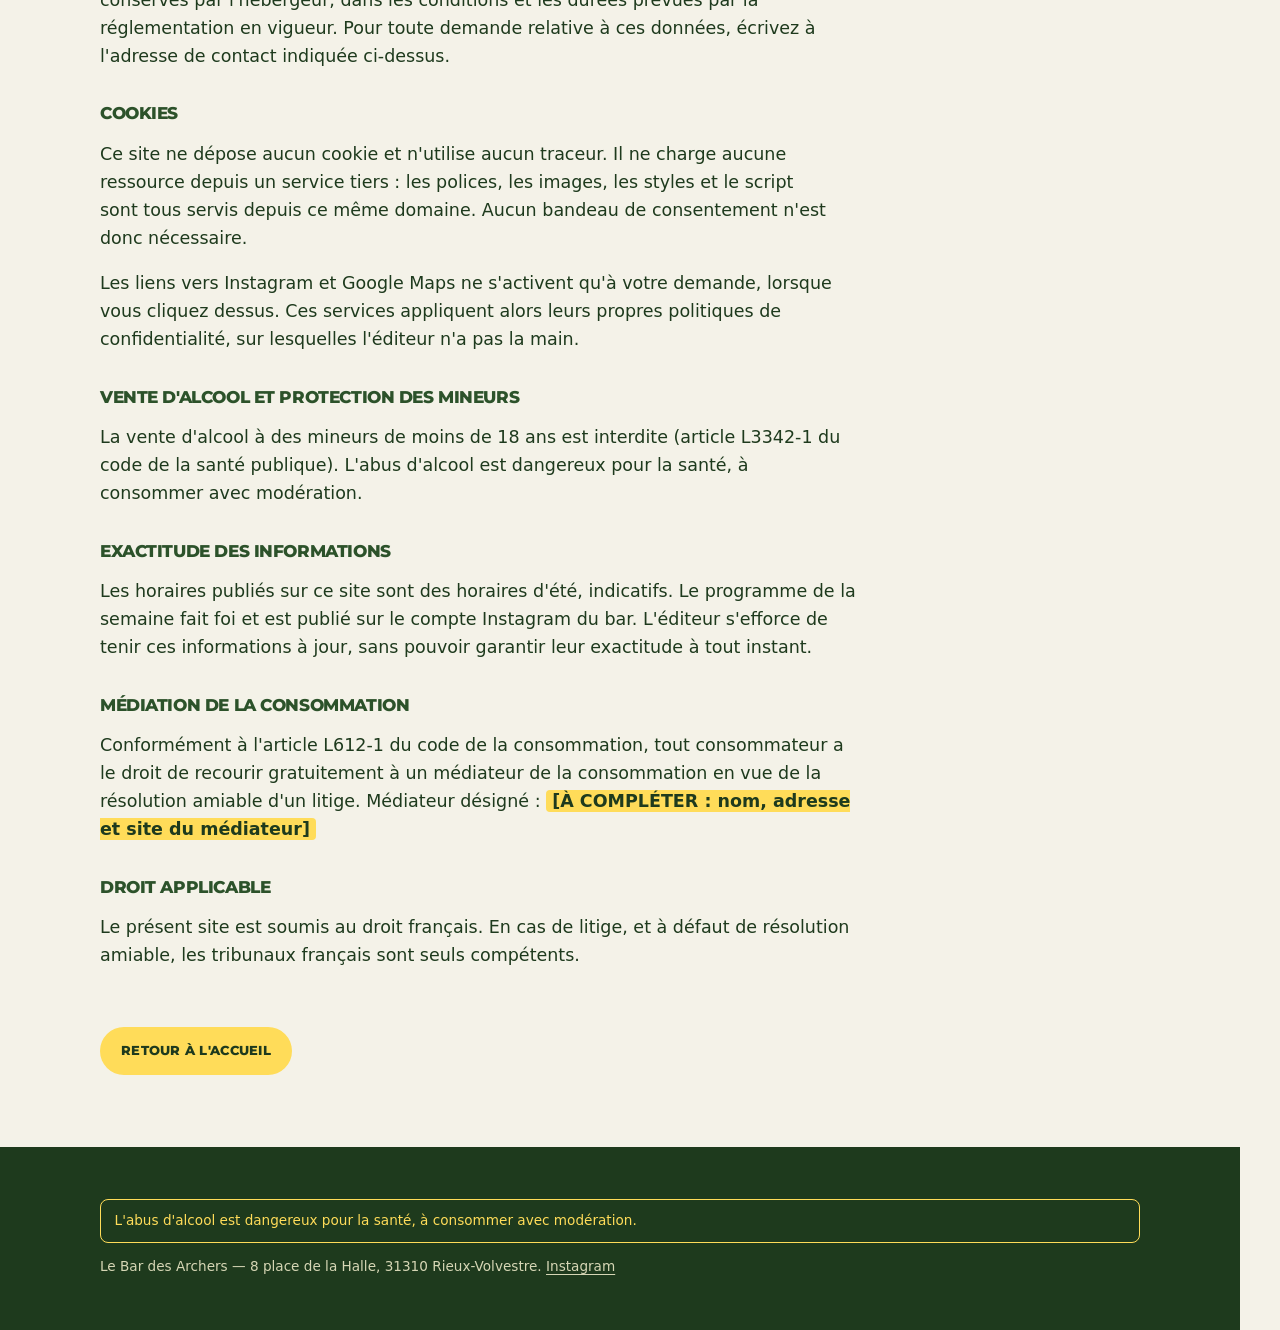
<file: mentions-legales.html>
<!DOCTYPE html>
<html lang="fr">
<head>
<meta charset="utf-8">
<meta name="viewport" content="width=device-width, initial-scale=1, viewport-fit=cover">
<title>Mentions légales — Le Bar des Archers, Rieux-Volvestre</title>
<meta name="description" content="Mentions légales du site du Bar des Archers, 8 place de la Halle, 31310 Rieux-Volvestre.">
<link rel="canonical" href="https://mxcrts.github.io/BarArcher/mentions-legales.html">
<meta name="robots" content="index, follow">
<meta name="theme-color" content="#2C522A">
<link rel="icon" href="assets/icons/icon-32.png" sizes="32x32" type="image/png">
<link rel="apple-touch-icon" href="assets/icons/icon-180.png">
<link rel="manifest" href="site.webmanifest">
<link rel="stylesheet" href="assets/css/style.css">
<script>document.documentElement.className += " js";</script>
</head>
<body>
<a class="evitement" href="#contenu">Aller au contenu</a>
<div class="bande" aria-hidden="true">Archers</div>

<header class="entete">
  <div class="enveloppe entete__interieur">
    <a class="entete__marque" href="index.html">
      <img src="assets/photos/logo-rond-180.png" width="180" height="180" alt="" decoding="async">
      <span>Le Bar<br>des Archers</span>
    </a>
    <nav class="entete__nav" aria-label="Sections du site">
      <a href="index.html#carte">La carte</a>
      <a href="index.html#essentiel">Horaires &amp; adresse</a>
      <a href="index.html#photos">Photos</a>
    </nav>
  </div>
</header>

<main class="doc enveloppe" id="contenu">
  <h1>Mentions légales</h1>

  <p>Conformément à l'article 6 de la loi n° 2004-575 du 21 juin 2004 pour la confiance dans
  l'économie numérique, voici les informations relatives à l'éditeur et à l'hébergeur de ce site.</p>

  <h2>Éditeur du site</h2>
  <ul>
    <li>Dénomination : <span class="aremplir">[À COMPLÉTER : raison sociale exacte de l'établissement]</span></li>
    <li>Forme juridique : <span class="aremplir">[À COMPLÉTER : SARL, SAS, entreprise individuelle…]</span></li>
    <li>Capital social : <span class="aremplir">[À COMPLÉTER, le cas échéant]</span></li>
    <li>Siège social : 8 place de la Halle, 31310 Rieux-Volvestre, France</li>
    <li>SIRET : <span class="aremplir">[À COMPLÉTER : 14 chiffres]</span></li>
    <li>RCS : <span class="aremplir">[À COMPLÉTER : ville et numéro d'immatriculation]</span></li>
    <li>Numéro de TVA intracommunautaire : <span class="aremplir">[À COMPLÉTER, le cas échéant]</span></li>
    <li>Licence de débit de boissons : <span class="aremplir">[À COMPLÉTER : catégorie de licence et numéro]</span></li>
    <li>Téléphone : <span class="aremplir">[À COMPLÉTER, ou mentionner « non communiqué »]</span></li>
    <li>Courriel : <span class="aremplir">[À COMPLÉTER : adresse de contact]</span></li>
  </ul>

  <h2>Directeur de la publication</h2>
  <p><span class="aremplir">[À COMPLÉTER : nom et prénom du responsable de la publication]</span></p>

  <h2>Hébergeur</h2>
  <ul>
    <li>Nom : GitHub, Inc. (service GitHub Pages)</li>
    <li>Adresse : 88 Colin P. Kelly Jr. Street, San Francisco, CA 94107, États-Unis</li>
    <li>Téléphone : +1 877 448 4820</li>
  </ul>
  <p class="mention">Le site est composé de fichiers statiques : aucune donnée personnelle n'est
  collectée, transmise ni stockée par l'éditeur. Si l'hébergement est déplacé chez un autre
  prestataire, ces trois lignes sont à mettre à jour.</p>

  <h2>Conception et réalisation</h2>
  <p>Site conçu et réalisé par <a href="https://mxcrts.github.io/PortFolio/" target="_blank" rel="noopener">Maxime Cortes</a>.</p>

  <h2>Propriété intellectuelle</h2>
  <p>Le nom « Le Bar des Archers », le logo, les visuels et les textes présentés sur ce site sont la
  propriété de l'éditeur ou de leurs auteurs respectifs. Toute reproduction, représentation ou
  diffusion, totale ou partielle, sans autorisation écrite préalable est interdite.</p>
  <p>Les photographies du bar ont été fournies par l'établissement. Les avis cités dans la page
  d'accueil sont des extraits d'avis publiés publiquement par leurs auteurs sur Google, reproduits
  avec mention du prénom et de la note attribuée.</p>

  <h2>Données personnelles</h2>
  <p>Ce site ne comporte aucun formulaire, aucun compte utilisateur et aucun outil de mesure
  d'audience. Aucune donnée personnelle n'est collectée, stockée ni transmise à un tiers par ce site.</p>
  <p>Les journaux de connexion (adresse IP, date et heure d'accès) sont éventuellement conservés par
  l'hébergeur, dans les conditions et les durées prévues par la réglementation en vigueur. Pour toute
  demande relative à ces données, écrivez à l'adresse de contact indiquée ci-dessus.</p>

  <h2>Cookies</h2>
  <p>Ce site ne dépose aucun cookie et n'utilise aucun traceur. Il ne charge aucune ressource depuis
  un service tiers : les polices, les images, les styles et le script sont tous servis depuis ce même
  domaine. Aucun bandeau de consentement n'est donc nécessaire.</p>
  <p>Les liens vers Instagram et Google Maps ne s'activent qu'à votre demande, lorsque vous cliquez
  dessus. Ces services appliquent alors leurs propres politiques de confidentialité, sur lesquelles
  l'éditeur n'a pas la main.</p>

  <h2>Vente d'alcool et protection des mineurs</h2>
  <p>La vente d'alcool à des mineurs de moins de 18 ans est interdite (article L3342-1 du code de la
  santé publique). L'abus d'alcool est dangereux pour la santé, à consommer avec modération.</p>

  <h2>Exactitude des informations</h2>
  <p>Les horaires publiés sur ce site sont des horaires d'été, indicatifs. Le programme de la semaine
  fait foi et est publié sur le compte Instagram du bar. L'éditeur s'efforce de tenir ces informations
  à jour, sans pouvoir garantir leur exactitude à tout instant.</p>

  <h2>Médiation de la consommation</h2>
  <p>Conformément à l'article L612-1 du code de la consommation, tout consommateur a le droit de
  recourir gratuitement à un médiateur de la consommation en vue de la résolution amiable d'un litige.
  Médiateur désigné : <span class="aremplir">[À COMPLÉTER : nom, adresse et site du médiateur]</span></p>

  <h2>Droit applicable</h2>
  <p>Le présent site est soumis au droit français. En cas de litige, et à défaut de résolution amiable,
  les tribunaux français sont seuls compétents.</p>

  <a class="bouton doc__retour" href="index.html">Retour à l'accueil</a>
</main>

<footer class="pied">
  <div class="enveloppe">
    <div class="pied__bas" style="margin-top:0;border-top:0;padding-top:0">
      <p class="evin">L'abus d'alcool est dangereux pour la santé, à consommer avec modération.</p>
      <p class="pied__credit">Le Bar des Archers — 8 place de la Halle, 31310 Rieux-Volvestre.
      <a href="https://www.instagram.com/lebardesarchers/" target="_blank" rel="noopener">Instagram</a></p>
    </div>
  </div>
</footer>
</body>
</html>
</file>
<file: assets/css/style.css>
@charset "utf-8";
/* ==========================================================================
   Le Bar des Archers — Rieux-Volvestre
   Charte relevée sur le logo et les affiches : #2C522A vert, #FFDC59 jaune,
   #FFF9D7 crème. Deux valeurs dérivées seulement (--encre, --papier).
   Contrastes calculés dans DECISIONS.md : le jaune ne porte jamais de texte
   sur fond clair.
   Parti pris de mise en page : peu de traits, beaucoup d'air, six blocs.
   ========================================================================== */

/* ---------- 1. Polices ---------- */
@font-face {
  font-family: "Montserrat";
  src: url("../fonts/montserrat-800-latin.woff2") format("woff2");
  font-weight: 800;
  font-style: normal;
  font-display: swap;
  unicode-range: U+0000-00FF, U+0131, U+0152-0153, U+2000-206F, U+20AC, U+2122;
}
@font-face {
  font-family: "Caveat";
  src: url("../fonts/caveat-700-latin.woff2") format("woff2");
  font-weight: 700;
  font-style: normal;
  font-display: swap;
  size-adjust: 118%;
}

/* ---------- 2. Jetons ---------- */
:root {
  --vert: #2c522a;
  --encre: #1e3a1d;
  --jaune: #ffdc59;
  --creme: #fff9d7;
  --papier: #f4f2e8;
  --trait: rgb(44 82 42 / 0.16);

  --display: "Montserrat", "Segoe UI", system-ui, sans-serif;
  --accent: "Caveat", "Segoe UI", system-ui, sans-serif;
  --texte: system-ui, -apple-system, "Segoe UI", Roboto, "Helvetica Neue", Arial, sans-serif;

  --gouttiere: clamp(1.15rem, 0.55rem + 2.8vw, 2.5rem);
  --large: 70rem;
  --bloc: clamp(3rem, 2.2rem + 3.2vw, 4.75rem);
  --arche: 999px 999px 12px 12px / 34% 34% 12px 12px;
  --bande-l: 0px;
  --barre-h: 0px;
}

/* ---------- 3. Base ---------- */
*, *::before, *::after { box-sizing: border-box; }

html {
  -webkit-text-size-adjust: 100%;
  scroll-behavior: smooth;
  scroll-padding-top: 1.25rem;
}

body {
  margin: 0;
  padding-right: var(--bande-l);
  background: var(--papier);
  color: var(--encre);
  font-family: var(--texte);
  font-size: clamp(1rem, 0.95rem + 0.24vw, 1.0938rem);
  line-height: 1.6;
  overflow-wrap: break-word;
}

img, svg, picture { display: block; max-width: 100%; }
img { height: auto; }
a { color: inherit; }

h1, h2, h3 {
  font-family: var(--display);
  font-weight: 800;
  text-transform: uppercase;
  letter-spacing: -0.025em;
  line-height: 1.03;
  margin: 0;
  text-wrap: balance;
}

p { text-wrap: pretty; }

:focus-visible {
  outline: 3px solid var(--encre);
  outline-offset: 3px;
  border-radius: 4px;
}
.sur-vert :focus-visible, .hero :focus-visible, .pied :focus-visible { outline-color: var(--jaune); }
::selection { background: var(--jaune); color: var(--encre); }

/* ---------- 4. Utilitaires ---------- */
.enveloppe {
  width: 100%;
  max-width: var(--large);
  margin-inline: auto;
  padding-inline: var(--gouttiere);
}

.sprite { position: absolute; width: 0; height: 0; overflow: hidden; }
.ico { width: 20px; height: 20px; }

.hors-ecran {
  position: absolute !important;
  width: 1px; height: 1px; margin: -1px; padding: 0;
  overflow: hidden; clip-path: inset(50%); white-space: nowrap; border: 0;
}

.evitement {
  position: fixed;
  top: 0.5rem; left: 0.5rem;
  z-index: 100;
  transform: translateY(-170%);
  background: var(--vert);
  color: var(--creme);
  padding: 0.7rem 1.1rem;
  border-radius: 8px;
  font-weight: 700;
  text-decoration: none;
}
.evitement:focus { transform: none; }

/* ---------- 5. Bande verticale ARCHERS ---------- */
.bande {
  display: none;
  position: fixed;
  inset: 0 0 0 auto;
  width: 2.5rem;
  background: var(--vert);
  color: var(--jaune);
  z-index: 40;
  align-items: center;
  justify-content: center;
  font-family: var(--display);
  font-size: 0.78rem;
  letter-spacing: 0.4em;
  text-transform: uppercase;
  writing-mode: vertical-rl;
  user-select: none;
}

/* ---------- 6. En-tête ---------- */
.entete {
  display: none;
  position: sticky;
  top: 0;
  z-index: 30;
  background: var(--vert);
  color: var(--creme);
}
.entete__interieur { display: flex; align-items: center; gap: 1.5rem; min-height: 3.75rem; }
.entete__marque {
  display: flex; align-items: center; gap: 0.6rem;
  text-decoration: none;
  font-family: var(--display); font-size: 0.85rem; line-height: 1.05;
  text-transform: uppercase; flex: 0 0 auto;
}
.entete__marque img { width: 34px; height: 34px; border-radius: 50%; }
.entete__nav { display: flex; gap: 1.4rem; margin-inline-start: auto; font-size: 0.88rem; }
.entete__nav a { text-decoration: none; padding: 0.3rem 0; border-bottom: 2px solid transparent; }
.entete__nav a:hover, .entete__nav a:focus-visible { border-bottom-color: var(--jaune); }
.entete__actions { display: flex; gap: 0.5rem; flex: 0 0 auto; }

/* ---------- 7. Boutons ---------- */
.bouton {
  display: inline-flex; align-items: center; justify-content: center; gap: 0.55rem;
  min-height: 48px;
  padding: 0.7rem 1.2rem;
  border: 2px solid transparent;
  border-radius: 999px;
  background: var(--jaune);
  color: var(--encre);
  font-family: var(--display);
  font-size: 0.8rem; letter-spacing: 0.02em; text-transform: uppercase;
  text-decoration: none; cursor: pointer;
  transition: transform 0.15s ease, background-color 0.15s ease;
}
.bouton:hover, .bouton:active { transform: translateY(-2px); }
.bouton--clair { background: var(--creme); }
.bouton--clair:hover { background: var(--jaune); }
.bouton--fantome { background: transparent; border-color: currentColor; color: inherit; }
.bouton--fantome:hover { background: rgb(255 249 215 / 0.14); }
.bouton .ico { flex: 0 0 auto; }

/* ---------- 8. Barre d'actions mobile ---------- */
.actions {
  position: fixed; left: 0; right: 0; bottom: 0; z-index: 35;
  display: flex; gap: 0.55rem;
  padding: 0.55rem var(--gouttiere) calc(0.55rem + env(safe-area-inset-bottom, 0px));
  background: var(--vert);
  transition: transform 0.25s ease;
}
.actions[data-cache] { transform: translateY(120%); }
html:not(.js) .actions[data-cache] { transform: none; }
.actions .bouton { flex: 1 1 0; padding-inline: 0.6rem; }

/* ==========================================================================
   9. HERO — 82dvh : on voit dépasser le bloc suivant, le site s'annonce court
   ========================================================================== */
.hero {
  position: relative;
  min-height: 82dvh;
  display: grid; align-items: end;
  isolation: isolate;
  background: var(--encre);
  color: var(--creme);
  padding-top: max(2rem, env(safe-area-inset-top, 0px));
  padding-bottom: calc(3rem + var(--barre-h));
  overflow: hidden;
}
.hero__fond { position: absolute; inset: 0; z-index: -2; }
.hero__fond img { width: 100%; height: 100%; object-fit: cover; object-position: 50% 40%; }
.hero__voile {
  position: absolute; inset: 0; z-index: -1;
  /* Voile calculé : à partir de 50 % de la hauteur — là où commence le texte —
     l'opacité ne descend jamais sous 0,84. Même sur un pixel blanc de la photo,
     le crème garde 7,14:1 et le jaune 5,64:1. Voir outils/contrastes.js. */
  background: linear-gradient(180deg,
    rgb(30 58 29 / 0.5) 0%, rgb(30 58 29 / 0.42) 26%,
    rgb(30 58 29 / 0.84) 50%, rgb(30 58 29 / 0.94) 100%);
}
.hero__contenu { display: grid; justify-items: start; gap: 1rem; }
.hero__logo {
  width: clamp(76px, 17vw, 104px); height: clamp(76px, 17vw, 104px);
  border-radius: 50%;
}
.hero h1 {
  font-size: clamp(2.4rem, 1rem + 9.2vw, 5.75rem);
  letter-spacing: -0.04em;
}
.hero h1 .lig { display: block; }
.hero h1 .lig--jaune { color: var(--jaune); }
.hero__signature {
  font-family: var(--accent);
  font-size: clamp(1.4rem, 1.05rem + 1.9vw, 2rem);
  line-height: 1.15; color: var(--jaune);
  margin: -0.4rem 0 0.15rem;
}
.hero__actions { display: flex; flex-wrap: wrap; gap: 0.6rem; margin-top: 0.35rem; }

/* ---------- 10. Badge Ouvert / Fermé ---------- */
.badge {
  display: inline-flex; align-items: center; gap: 0.6rem;
  padding: 0.6rem 1.15rem 0.6rem 0.95rem;
  border-radius: 999px;
  background: var(--creme); color: var(--encre);
  font-size: 0.98rem; line-height: 1.25;
  max-width: 100%; text-decoration: none;
  transition: transform 0.15s ease;
}
.badge:hover { transform: translateY(-2px); }
.badge__point {
  width: 11px; height: 11px; border-radius: 50%;
  background: var(--encre); flex: 0 0 auto; position: relative;
}
.badge[data-etat="ouvert"] { background: var(--jaune); }
.badge[data-etat="ouvert"] .badge__point { background: var(--vert); }
.badge[data-etat="ouvert"] .badge__point::after {
  content: ""; position: absolute; inset: -5px;
  border-radius: 50%; border: 2px solid var(--vert);
  animation: pouls 2.4s ease-out infinite;
}
.badge__etat { font-family: var(--display); text-transform: uppercase; font-size: 0.78rem; letter-spacing: 0.03em; }
.badge__detail { font-family: var(--accent); font-size: 1.15rem; }
.badge__detail::before { content: "· "; }
@keyframes pouls {
  0% { opacity: 0.9; transform: scale(0.85); }
  70%, 100% { opacity: 0; transform: scale(1.7); }
}

/* ==========================================================================
   11. Blocs
   ========================================================================== */
.bloc { padding-block: var(--bloc); }
.bloc--creme { background: var(--creme); }
.bloc--vert { background: var(--vert); color: var(--creme); }

.titre {
  font-size: clamp(1.6rem, 1.15rem + 2.1vw, 2.5rem);
  color: var(--vert);
  margin-bottom: clamp(1.5rem, 1.1rem + 1.6vw, 2.25rem);
}
.bloc--vert .titre { color: var(--creme); }

.surtitre {
  font-family: var(--display);
  font-size: 0.72rem; letter-spacing: 0.16em; text-transform: uppercase;
  color: var(--vert); opacity: 0.85; /* 0,72 tombait à 3,94:1 — sous AA */
  margin: 0 0 0.5rem;
}
.bloc--vert .surtitre { color: var(--jaune); opacity: 1; }

/* ==========================================================================
   12. L'ARDOISE — la carte, premier bloc : c'est ce qu'on vient chercher
   ========================================================================== */
/* Filets : un trait en haut du bloc, puis un sous chaque ligne. Sur deux
   colonnes, les traits d'une même rangée se rejoignent — pas d'escalier. */
.carte { display: grid; gap: 0; border-top: 1px solid var(--trait); }
.carte__ligne {
  display: grid;
  grid-template-columns: 1fr auto;
  align-items: baseline;
  gap: 0.4rem 1rem;
  padding: 1rem 0;
  border-bottom: 1px solid var(--trait);
}
.carte__nom {
  font-family: var(--display);
  font-size: clamp(1rem, 0.9rem + 0.5vw, 1.2rem);
  text-transform: uppercase; letter-spacing: -0.01em;
  color: var(--vert);
  margin: 0;
}
.carte__detail { grid-column: 1 / -1; margin: 0; font-size: 0.98rem; opacity: 0.85; }
/* Emplacement des prix : un seul <span> à remplir par ligne. */
.carte__prix {
  font-family: var(--display);
  font-size: 0.95rem;
  color: var(--vert);
  white-space: nowrap;
}
.carte__prix:empty { display: none; }

.ardoise__pied {
  display: flex; flex-wrap: wrap; align-items: center; gap: 0.8rem 1.5rem;
  margin-top: 1.6rem;
}
.ardoise__note {
  font-family: var(--accent);
  font-size: clamp(1.25rem, 1.05rem + 0.9vw, 1.6rem);
  line-height: 1.25; color: var(--vert);
  margin: 0; max-width: 34ch;
}

/* ==========================================================================
   13. L'ESSENTIEL — horaires + adresse et plan, sur un seul écran
   ========================================================================== */
.essentiel { display: grid; gap: clamp(2.25rem, 1.5rem + 3vw, 3.5rem); }
.essentiel h3 {
  font-size: clamp(1.35rem, 1.1rem + 1.1vw, 1.8rem);
  color: var(--vert);
  margin-bottom: 1rem;
}

.tableau { width: 100%; border-collapse: collapse; }
.tableau th, .tableau td {
  padding: 0.62rem 0.7rem;
  text-align: left;
  border-top: 1px solid var(--trait);
}
.tableau tr:last-child th, .tableau tr:last-child td { border-bottom: 1px solid var(--trait); }
.tableau th {
  font-family: var(--accent); font-weight: 700;
  font-size: 1.3rem; line-height: 1.1; color: var(--vert);
  width: 50%; padding-left: 0;
}
.tableau td {
  font-family: var(--display); font-size: 0.88rem;
  letter-spacing: -0.01em; text-align: right; padding-right: 0;
}
/* « Fermé » est une information, pas un murmure : 0,6 tombait à 3,66:1. */
.tableau .ferme { font-family: var(--accent); font-size: 1.15rem; letter-spacing: 0; opacity: 0.75; }
.tableau tr[data-aujourdhui] th, .tableau tr[data-aujourdhui] td { background: var(--jaune); color: var(--encre); }
.tableau tr[data-aujourdhui] th { padding-left: 0.7rem; border-radius: 6px 0 0 6px; }
.tableau tr[data-aujourdhui] td { padding-right: 0.7rem; border-radius: 0 6px 6px 0; }
.tableau tr[data-aujourdhui] th::after { content: " · aujourd'hui"; font-size: 0.9rem; }

.mention {
  margin: 1rem 0 0;
  font-size: 0.94rem;
  opacity: 0.9;
}
.mention a { text-underline-offset: 3px; }

.venir address { font-style: normal; font-size: 1.1rem; margin-bottom: 1rem; }
.venir__reperes { margin: 1.1rem 0 0; font-size: 0.96rem; opacity: 0.9; }
.venir .bouton { margin-top: 0.2rem; }

.plan { margin: 1.25rem 0 0; }
.plan__lien {
  display: block;
  border-radius: var(--arche);
  overflow: hidden;
  background: var(--papier);
  text-decoration: none;
}
.bloc--creme .plan__lien { background: var(--papier); }
.plan__lien svg { width: 100%; height: auto; }
.plan figcaption { font-family: var(--accent); font-size: 1.1rem; color: var(--vert); margin-top: 0.55rem; }

/* ==========================================================================
   14. PHOTOS
   ========================================================================== */
.galerie {
  list-style: none; margin: 0; padding: 0;
  display: grid; gap: clamp(0.7rem, 0.4rem + 1.4vw, 1.15rem);
}
.galerie__bouton {
  display: block; width: 100%; padding: 0; border: 0;
  border-radius: var(--arche);
  background: var(--vert);
  overflow: hidden; cursor: pointer; position: relative;
}
.galerie__bouton img {
  width: 100%; aspect-ratio: 4 / 3; object-fit: cover;
  transition: transform 0.45s ease, opacity 0.3s ease;
}
.galerie__bouton:hover img, .galerie__bouton:focus-visible img { transform: scale(1.04); opacity: 0.94; }
.galerie__legende {
  position: absolute; left: 0; right: 0; bottom: 0;
  padding: 1.8rem 0.9rem 0.75rem;
  background: linear-gradient(180deg, rgb(30 58 29 / 0) 0%, rgb(30 58 29 / 0.86) 70%);
  color: var(--creme);
  font-family: var(--accent); font-size: 1.15rem; line-height: 1.15;
  text-align: left;
}

.lightbox {
  border: 0; padding: 0; background: transparent;
  max-width: min(94vw, 60rem); max-height: 94dvh;
  color: var(--creme);
}
.lightbox::backdrop { background: rgb(30 58 29 / 0.95); }
.lightbox__cadre { position: relative; display: grid; gap: 0.7rem; margin: 0; }
.lightbox img {
  width: 100%; max-height: 74dvh; object-fit: contain;
  border-radius: 10px; background: var(--encre);
}
.lightbox figcaption { font-family: var(--accent); font-size: 1.2rem; text-align: center; }
.lightbox__nav {
  display: flex; justify-content: center; align-items: center; gap: 0.6rem;
  padding-bottom: env(safe-area-inset-bottom, 0px);
}
.rond {
  width: 48px; height: 48px;
  display: inline-flex; align-items: center; justify-content: center;
  border-radius: 50%; border: 2px solid var(--creme);
  background: transparent; color: var(--creme); cursor: pointer;
}
.rond:hover { background: rgb(255 249 215 / 0.16); }
.rond .ico { width: 22px; height: 22px; }
.lightbox__compteur { font-family: var(--display); font-size: 0.78rem; min-width: 4.5rem; text-align: center; }
.lightbox__fermer { position: absolute; top: 0.6rem; right: 0.6rem; background: rgb(30 58 29 / 0.72); }

/* ==========================================================================
   15. LE BAR + LES AVIS
   ========================================================================== */
.bar { display: grid; gap: clamp(2rem, 1.4rem + 2.6vw, 3.25rem); align-items: start; }
.bar__texte p { margin: 0 0 0.9rem; }
.bar__texte p:last-child { margin-bottom: 0; }
.bar__aparte {
  font-family: var(--accent);
  font-size: clamp(1.35rem, 1.1rem + 1.1vw, 1.75rem);
  line-height: 1.2; color: var(--vert);
  margin: 1.3rem 0 0 !important;
}

.avis__note {
  display: flex; align-items: center; gap: 0.5rem;
  font-family: var(--display); font-size: 0.82rem;
  text-transform: uppercase; letter-spacing: 0.02em;
  color: var(--vert);
  margin: 0 0 1.1rem;
}
.etoiles { display: inline-flex; gap: 2px; color: var(--vert); }
.etoiles .ico { width: 15px; height: 15px; }

.avis { list-style: none; margin: 0; padding: 0; display: grid; gap: 0; }
.avis li { border-top: 1px solid var(--trait); padding: 1rem 0; }
.avis li:last-child { border-bottom: 1px solid var(--trait); }
.avis figure { margin: 0; display: grid; gap: 0.4rem; }
.avis blockquote { margin: 0; font-size: 1rem; line-height: 1.5; }
.avis figcaption { font-size: 0.86rem; display: flex; flex-wrap: wrap; align-items: center; gap: 0.35rem 0.55rem; opacity: 0.9; }
.avis figcaption b { font-family: var(--display); font-size: 0.8rem; text-transform: uppercase; color: var(--vert); }

/* ==========================================================================
   16. RENDEZ-VOUS — bande fine, une phrase, un bouton
   ========================================================================== */
.rdv { padding-block: clamp(2.25rem, 1.8rem + 2.2vw, 3.25rem); }
.rdv__interieur {
  display: grid; gap: 1.1rem; justify-items: start; align-items: center;
}
.rdv h2 { font-size: clamp(1.4rem, 1.1rem + 1.5vw, 2rem); color: var(--creme); }
.rdv p { margin: 0; max-width: 46ch; }

/* Prochaines dates : masquées par défaut, et affichées par le script uniquement
   si elles sont encore à venir. Une date périmée est donc impossible — y compris
   sans JavaScript, où le bloc reste simplement invisible. */
.agenda { display: none; margin-top: clamp(1.5rem, 1.2rem + 1.2vw, 2.25rem); }
.js .agenda[data-actif] { display: block; }
.agenda .surtitre { margin: 0 0 0.6rem; }
.agenda ul { list-style: none; margin: 0; padding: 0; }
.agenda li {
  display: flex; flex-wrap: wrap; align-items: baseline; gap: 0.2rem 0.85rem;
  padding: 0.7rem 0;
  border-top: 1px solid rgb(255 249 215 / 0.25);
}
.agenda li:last-child { border-bottom: 1px solid rgb(255 249 215 / 0.25); }
.agenda b {
  font-family: var(--display); font-size: 0.8rem;
  letter-spacing: 0.02em; text-transform: uppercase;
  color: var(--jaune);
}
.agenda li span { font-family: var(--accent); font-size: 1.3rem; line-height: 1.15; }
.agenda .mention { margin: 0.9rem 0 0; }

/* ---------- 17. Pied ---------- */
.pied {
  background: var(--encre); color: var(--creme);
  padding-top: clamp(2.25rem, 1.8rem + 2.2vw, 3.25rem);
  padding-bottom: calc(clamp(2.25rem, 1.8rem + 2.2vw, 3.25rem) + var(--barre-h));
  font-size: 0.94rem;
}
.pied__haut { display: grid; gap: 1.75rem; }
.pied__marque { display: grid; gap: 0.7rem; justify-items: start; }
.pied__marque img { width: 60px; height: 60px; border-radius: 50%; }
.pied h2 { font-size: 0.78rem; letter-spacing: 0.14em; color: var(--jaune); margin-bottom: 0.6rem; }
.pied ul { list-style: none; margin: 0; padding: 0; display: grid; gap: 0.45rem; }
.pied a { text-underline-offset: 3px; }
.pied address { font-style: normal; }
.pied__bas {
  margin-top: 2rem; padding-top: 1.25rem;
  border-top: 1px solid rgb(255 249 215 / 0.25);
  display: grid; gap: 0.8rem; font-size: 0.85rem;
}
.evin { border: 1px solid var(--jaune); border-radius: 8px; padding: 0.65rem 0.85rem; color: var(--jaune); margin: 0; }
.pied__credit { margin: 0; opacity: 0.82; }

/* ---------- 18. Pages secondaires ---------- */
.doc { padding-block: clamp(2.5rem, 2rem + 4vw, 4.5rem); }
.doc h1 { font-size: clamp(1.8rem, 1.2rem + 2.6vw, 2.75rem); color: var(--vert); margin-bottom: 1.5rem; }
.doc h2 { font-size: 1.05rem; color: var(--vert); margin: 2.2rem 0 0.6rem; }
.doc p, .doc li { max-width: 68ch; }
.doc ul { padding-left: 1.2rem; }
.doc .aremplir { background: var(--jaune); padding: 0.05em 0.35em; border-radius: 4px; font-weight: 700; }
.doc__retour { display: inline-flex; margin-top: 2.5rem; }

/* ---------- 19. Révélations ---------- */
.reveler { opacity: 0; transform: translateY(14px); }
.js .reveler { transition: opacity 0.55s ease, transform 0.55s ease; }
.reveler[data-vu] { opacity: 1; transform: none; }
html:not(.js) .reveler { opacity: 1; transform: none; }

/* ---------- 20. Points de rupture ---------- */
@media (min-width: 40em) {
  .galerie { grid-template-columns: 1fr 1fr; }
  .pied__haut { grid-template-columns: 1.3fr 1fr 1fr; }
  .rdv__interieur { grid-template-columns: 1fr auto; }
  .rdv p { grid-column: 1; }
  .rdv .bouton { grid-row: 1 / 3; grid-column: 2; }
  .carte { grid-template-columns: 1fr 1fr; column-gap: clamp(2rem, 1rem + 4vw, 4rem); }
  .carte__ligne { grid-template-columns: 1fr auto; }
}

@media (min-width: 56em) {
  .essentiel { grid-template-columns: 1fr 1.1fr; }
  .bar { grid-template-columns: 1.05fr 1fr; }
  .hero__contenu { max-width: 48rem; }
}

@media (min-width: 62em) {
  :root { --bande-l: 2.5rem; }
  .bande { display: flex; }
  .entete { display: block; }
  .actions { display: none; }
  html { scroll-padding-top: 5rem; }
}

@media (max-width: 61.99em) {
  :root { --barre-h: 4.5rem; }
}

/* ---------- 21. Mouvement réduit ---------- */
@media (prefers-reduced-motion: reduce) {
  html { scroll-behavior: auto; }
  *, *::before, *::after {
    animation-duration: 0.001ms !important;
    animation-iteration-count: 1 !important;
    transition-duration: 0.001ms !important;
    scroll-behavior: auto !important;
  }
  .reveler { opacity: 1; transform: none; }
  .badge[data-etat="ouvert"] .badge__point::after { display: none; }
}

/* ---------- 22. Impression ---------- */
@media print {
  .bande, .actions, .entete, .hero__fond, .hero__voile, .galerie, .lightbox { display: none !important; }
  body { background: #fff; color: #000; padding: 0; }
  .bloc, .hero, .rdv, .pied { background: #fff !important; color: #000 !important; padding-block: 1rem; }
  .hero { min-height: auto; }
  a[href^="http"]::after { content: " (" attr(href) ")"; font-size: 0.8em; }
}
</file>
